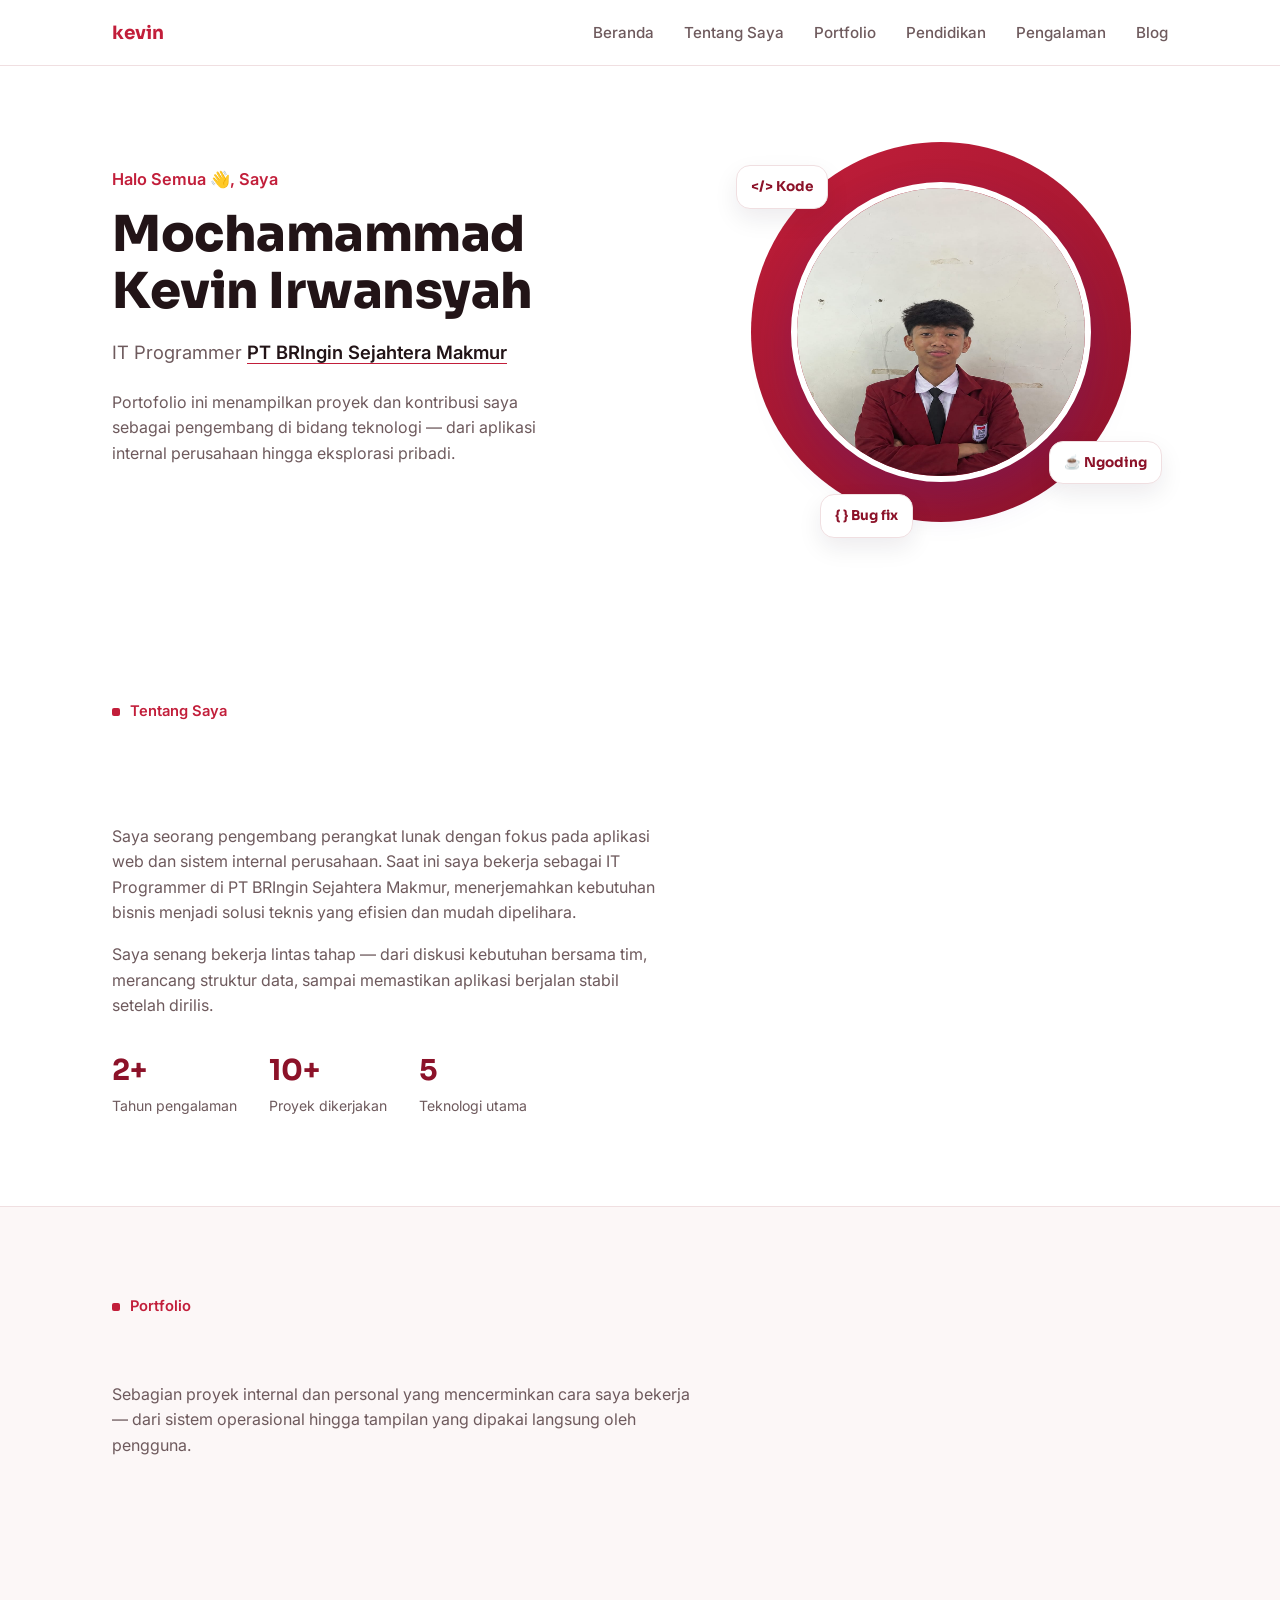
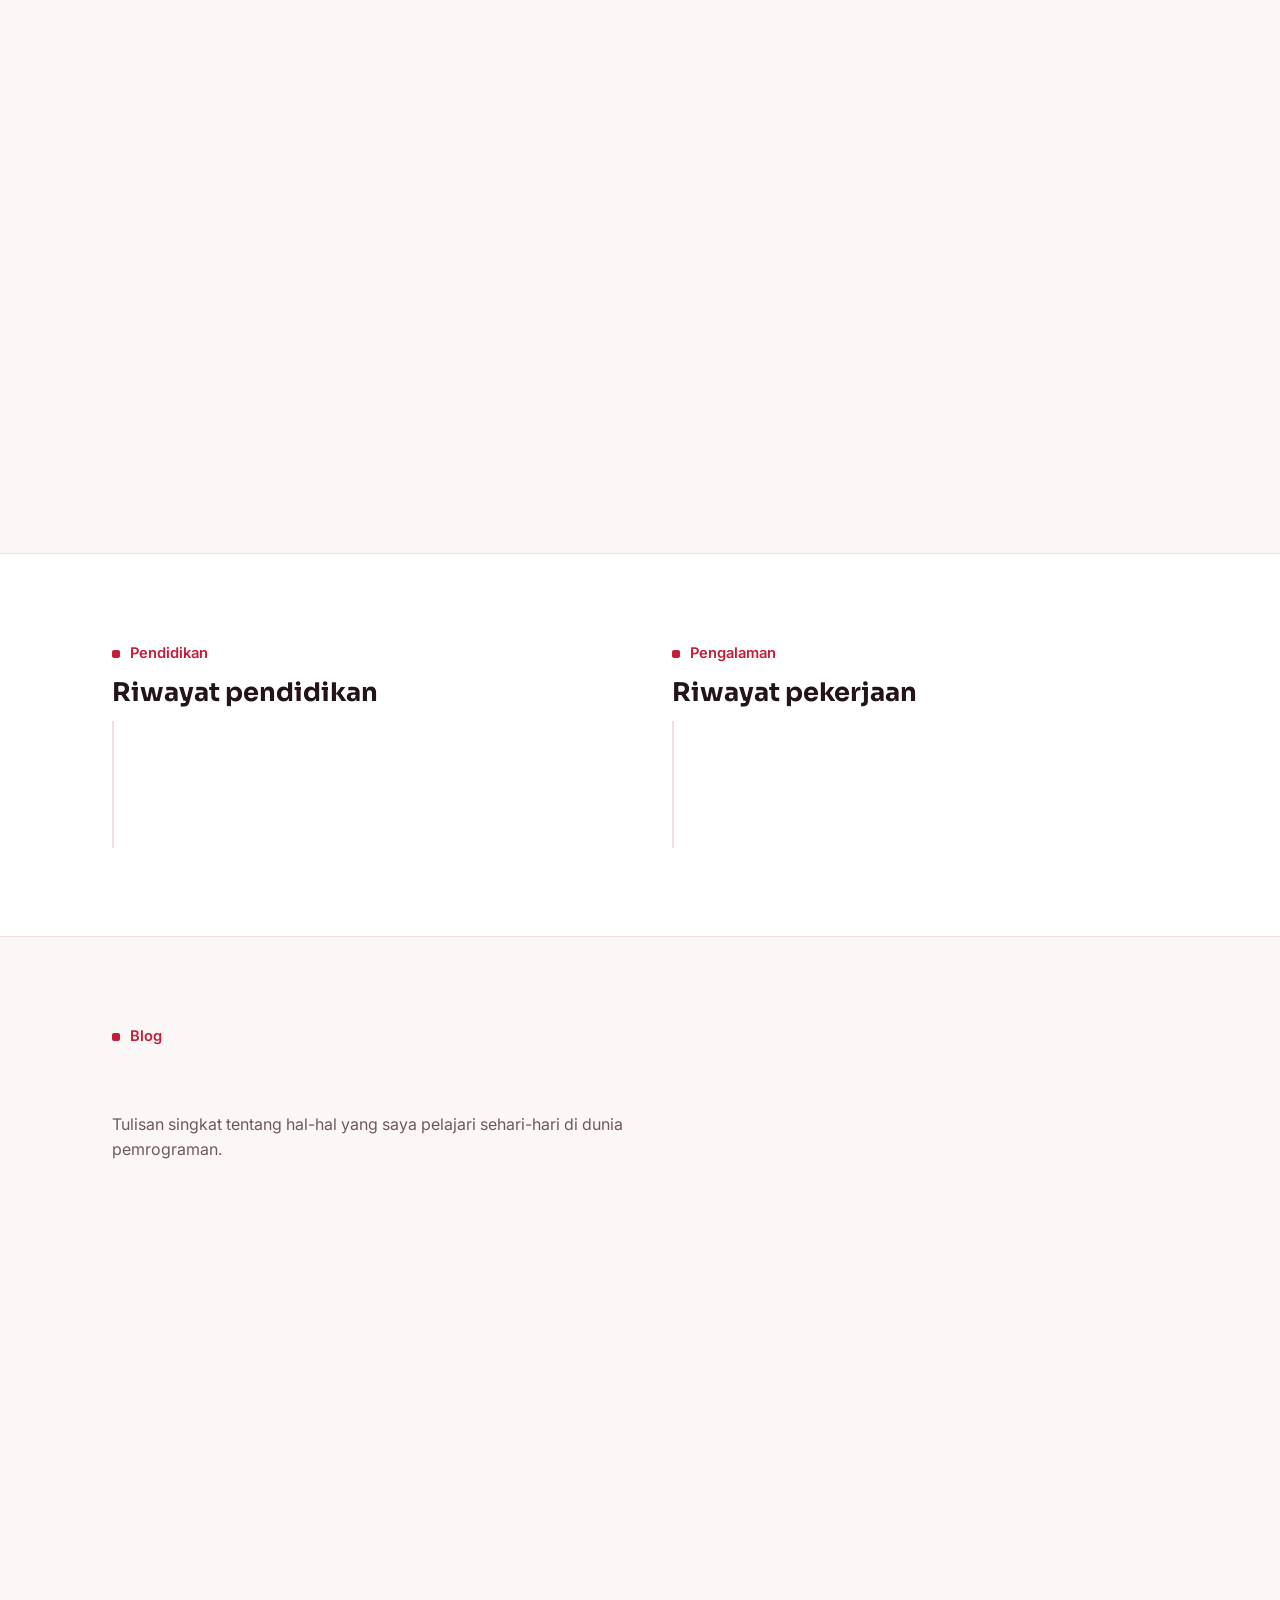
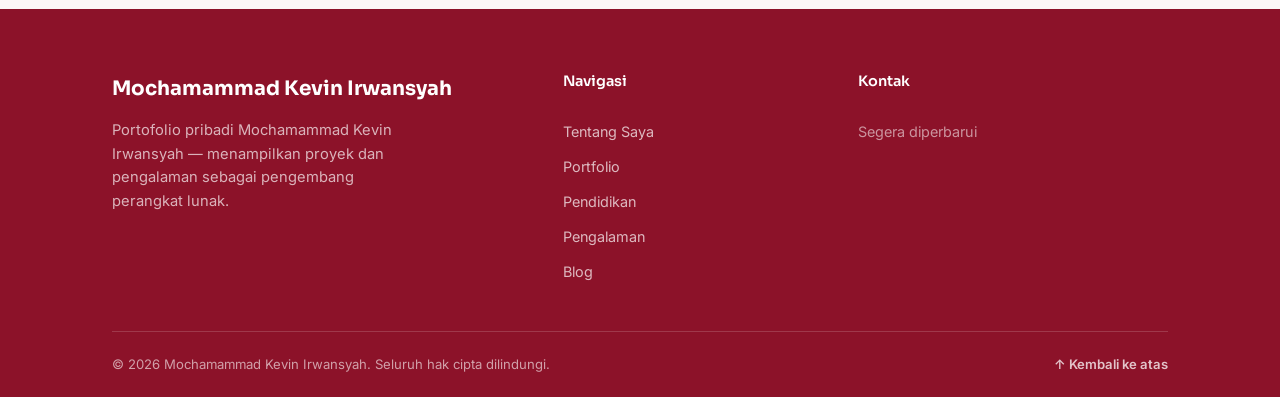
<file: index.html>
<!DOCTYPE html>
<html lang="id">
<head>
<meta charset="UTF-8">
<meta name="viewport" content="width=device-width, initial-scale=1.0">
<title>Mochamammad Kevin Irwansyah — Portfolio</title>
<link rel="preconnect" href="https://fonts.googleapis.com"> 
<link rel="preconnect" href="https://fonts.gstatic.com" crossorigin>
<link href="https://fonts.googleapis.com/css2?family=Sora:wght@400;500;600;700;800&family=Inter:wght@400;500;600&display=swap" rel="stylesheet">
<link rel="stylesheet" href="styles.css">
</head>
<body>
 
<header class="site-nav">
  <div class="nav-inner">
    <a class="logo" href="#beranda">kevin</a>
    <nav class="links" id="navLinks">
      <a href="#beranda">Beranda</a>
      <a href="#tentang">Tentang Saya</a>
      <a href="#portfolio">Portfolio</a>
      <a href="#pendidikan">Pendidikan</a>
      <a href="#pengalaman">Pengalaman</a>
      <a href="#blog">Blog</a>
    </nav>
    <button class="nav-toggle" id="navToggle" aria-label="Buka menu" aria-expanded="false">
      <span></span><span></span><span></span>
    </button>
  </div>
</header>
 
<section class="hero" id="beranda">
  <div class="wrap">
    <div class="hero-anim">
      <p class="hero-greeting">Halo Semua 👋, Saya</p>
      <h1>Mochamammad Kevin Irwansyah</h1>
      <p class="role">IT Programmer <span style="color:var(--ink); font-weight:600; border-bottom:1.5px solid var(--accent);">PT BRIngin Sejahtera Makmur</span></p>
      <p class="desc">Portofolio ini menampilkan proyek dan kontribusi saya sebagai pengembang di bidang teknologi — dari aplikasi internal perusahaan hingga eksplorasi pribadi.</p>
    </div>
    <div class="hero-visual hero-anim">
      <div class="blob">
        <img src="WhatsApp Image 2026-09-10 at 07.56.14.jpeg" alt="Mochamammad Kevin Irwansyah" class="avatar-ring">
        <div class="chip c1">&lt;/&gt; Kode</div>
        <div class="chip c2">☕ Ngoding</div>
        <div class="chip c3">{ } Bug fix</div>
      </div>
    </div>
  </div>
</section>
 
<section class="band" id="tentang">
  <div class="wrap">
    <div class="sec-label"><span class="dot"></span><span>Tentang Saya</span></div>
    <div class="about-grid">
      <div>
        <h2 class="sec-title reveal">Fokus pada solusi yang benar-benar dipakai</h2>
        <p>Saya seorang pengembang perangkat lunak dengan fokus pada aplikasi web dan sistem internal perusahaan. Saat ini saya bekerja sebagai IT Programmer di PT BRIngin Sejahtera Makmur, menerjemahkan kebutuhan bisnis menjadi solusi teknis yang efisien dan mudah dipelihara.</p>
        <p>Saya senang bekerja lintas tahap — dari diskusi kebutuhan bersama tim, merancang struktur data, sampai memastikan aplikasi berjalan stabil setelah dirilis.</p>
        <div class="stat-row">
          <div class="stat"><b>2+</b><span>Tahun pengalaman</span></div>
          <div class="stat"><b>10+</b><span>Proyek dikerjakan</span></div>
          <div class="stat"><b>5</b><span>Teknologi utama</span></div>
        </div>
      </div>
      <div class="skills-card reveal">
        <h3>Teknologi yang saya gunakan</h3>
        <div class="skills">
          <span class="skill-pill">JavaScript</span>
          <span class="skill-pill">PHP / Laravel</span>
          <span class="skill-pill">React</span>
          <span class="skill-pill">MySQL</span>
          <span class="skill-pill">REST API</span>
          <span class="skill-pill">Git</span>
          <span class="skill-pill">Tailwind CSS</span>
        </div>
      </div>
    </div>
  </div>
</section>
 
<section class="band soft" id="portfolio">
  <div class="wrap">
    <div class="sec-label"><span class="dot"></span><span>Portfolio</span></div>
    <h2 class="sec-title reveal">Proyek yang pernah saya kerjakan</h2>
    <p class="sec-desc">Sebagian proyek internal dan personal yang mencerminkan cara saya bekerja — dari sistem operasional hingga tampilan yang dipakai langsung oleh pengguna.</p>
    <div class="proj-grid">
      <div class="proj-card reveal">
        <div class="proj-icon">SK</div>
        <h3>Sistem Manajemen Klaim</h3>
        <p>Aplikasi internal untuk mengelola alur pengajuan dan verifikasi klaim, dibangun agar proses yang tadinya manual menjadi lebih terlacak.</p>
        <div class="tag-row"><span class="tag">Laravel</span><span class="tag">MySQL</span></div>
      </div>
      <div class="proj-card reveal">
        <div class="proj-icon">DM</div>
        <h3>Dashboard Monitoring Operasional</h3>
        <p>Dashboard untuk memantau data operasional cabang secara ringkas, membantu tim melihat tren tanpa membuka banyak laporan terpisah.</p>
        <div class="tag-row"><span class="tag">React</span><span class="tag">Chart.js</span></div>
      </div>
      <div class="proj-card reveal">
        <div class="proj-icon">CP</div>
        <h3>Company Profile Website</h3>
        <p>Website company profile yang responsif, dirancang agar mudah diperbarui oleh tim non-teknis.</p>
        <div class="tag-row"><span class="tag">HTML/CSS</span><span class="tag">JavaScript</span></div>
      </div>
      <div class="proj-card reveal">
        <div class="proj-icon">AB</div>
        <h3>Sistem Absensi Karyawan</h3>
        <p>Aplikasi absensi berbasis web dengan rekap laporan otomatis, menggantikan pencatatan manual di lapangan.</p>
        <div class="tag-row"><span class="tag">PHP</span><span class="tag">MySQL</span></div>
      </div>
    </div>
  </div>
</section>
 
<section class="band" id="pendidikan-pengalaman">
  <div class="wrap two-col">
    <div id="pendidikan">
      <div class="sec-label"><span class="dot"></span><span>Pendidikan</span></div>
      <h2 class="sec-title" style="font-size:1.6rem;">Riwayat pendidikan</h2>
      <div class="timeline">
        <div class="t-item reveal">
          <div class="t-date">20XX — Sekarang</div>
          <h3>SMK Telkom Sidoarjo</h3>
          <div class="t-org">Jurusan SIJA (Sistem Informasi Jaringan dan Aplikasi)</div>
          <p>Fokus pembelajaran pada pengembangan aplikasi, jaringan, dan sistem informasi.</p>
        </div>
      </div>
    </div>
    <div id="pengalaman">
      <div class="sec-label"><span class="dot"></span><span>Pengalaman</span></div>
      <h2 class="sec-title" style="font-size:1.6rem;">Riwayat pekerjaan</h2>
      <div class="timeline">
        <div class="t-item reveal">
          <div class="t-date">20XX — Sekarang</div>
          <h3>Software Developer</h3>
          <div class="t-org">DTP</div>
          <p>Mengembangkan dan memelihara aplikasi, berkoordinasi dengan tim untuk kebutuhan sistem.</p>
        </div>
      </div>
    </div>
  </div>
</section>
 
<section class="band soft" id="blog">
  <div class="wrap">
    <div class="sec-label"><span class="dot"></span><span>Blog</span></div>
    <h2 class="sec-title reveal">Catatan seputar pengembangan</h2>
    <p class="sec-desc">Tulisan singkat tentang hal-hal yang saya pelajari sehari-hari di dunia pemrograman.</p>
    <div class="blog-grid">
      <a class="blog-card reveal" href="#">
        <div class="blog-thumb"></div>
        <div class="blog-body">
          <span class="blog-date">12 Agustus 2026</span>
          <h3>Tips Optimasi Query MySQL untuk Aplikasi Skala Besar</h3>
          <p>Beberapa kebiasaan kecil yang berpengaruh besar pada performa query.</p>
          <span class="blog-read">Baca selengkapnya</span>
        </div>
      </a>
      <a class="blog-card reveal" href="#">
        <div class="blog-thumb"></div>
        <div class="blog-body">
          <span class="blog-date">2 Juli 2026</span>
          <h3>Membangun REST API dengan Laravel Sanctum</h3>
          <p>Catatan praktis mengamankan API untuk aplikasi internal.</p>
          <span class="blog-read">Baca selengkapnya</span>
        </div>
      </a>
      <a class="blog-card reveal" href="#">
        <div class="blog-thumb"></div>
        <div class="blog-body">
          <span class="blog-date">20 Mei 2026</span>
          <h3>Perjalanan Saya Menjadi IT Programmer</h3>
          <p>Cerita singkat tentang awal mula dan pelajaran di sepanjang jalan.</p>
          <span class="blog-read">Baca selengkapnya</span>
        </div>
      </a>
    </div>
  </div>
</section>
 
<footer>
  <div class="wrap">
    <div class="foot-top">
      <div class="foot-brand">
        <span class="logo">Mochamammad Kevin Irwansyah</span>
        <p>Portofolio pribadi Mochamammad Kevin Irwansyah — menampilkan proyek dan pengalaman sebagai pengembang perangkat lunak.</p>
      </div>
      <div class="foot-col">
        <h4>Navigasi</h4>
        <a href="#tentang">Tentang Saya</a>
        <a href="#portfolio">Portfolio</a>
        <a href="#pendidikan">Pendidikan</a>
        <a href="#pengalaman">Pengalaman</a>
        <a href="#blog">Blog</a>
      </div>
      <div class="foot-col">
        <h4>Kontak</h4>
        <span style="color:rgba(255,255,255,0.55); font-size:0.9rem;">Segera diperbarui</span>
      </div>
    </div>
    <div class="foot-bottom">
      <p>© 2026 Mochamammad Kevin Irwansyah. Seluruh hak cipta dilindungi.</p>
      <a class="back-top" href="#beranda">↑ Kembali ke atas</a>
    </div>
  </div>
</footer>
 
<script>
  const toggle = document.getElementById('navToggle');
  const links = document.getElementById('navLinks');
  toggle.addEventListener('click', () => {
    const open = links.classList.toggle('open');
    toggle.setAttribute('aria-expanded', open);
  });
  links.querySelectorAll('a').forEach(a => a.addEventListener('click', () => {
    links.classList.remove('open');
    toggle.setAttribute('aria-expanded', 'false');
  }));
</script>
 
</body>
</html>
</file>
<file: styles.css>
:root{
    --bg:#ffffff;
    --bg-soft:#FCF7F7;
    --ink:#221417;
    --ink-soft:#6E5A5D;
    --ink-faint:#A38C8F;
    --accent:#C21E3A;
    --accent-dark:#8C1229;
    --accent-soft:#FBEAEC;
    --line:#F0DFE1;
    --max:1120px;
  }
  *{box-sizing:border-box; margin:0; padding:0;}
  html{scroll-behavior:smooth;}
  body{
    font-family:'Inter', sans-serif;
    color:var(--ink);
    background:var(--bg);
    line-height:1.6;
    -webkit-font-smoothing:antialiased;
  }
  h1,h2,h3,h4{font-family:'Sora', sans-serif; color:var(--ink); line-height:1.15;}
  a{color:inherit; text-decoration:none;}
  img{max-width:100%; display:block;}
  .wrap{max-width:var(--max); margin:0 auto; padding:0 32px;}
  section{scroll-margin-top:84px;}

  :focus-visible{outline:2px solid var(--accent); outline-offset:3px;}

  /* ---------- NAV ---------- */
  header.site-nav{
    position:sticky; top:0; z-index:50;
    background:rgba(255,255,255,0.88);
    backdrop-filter:blur(10px);
    border-bottom:1px solid var(--line);
  }
  .nav-inner{
    max-width:var(--max); margin:0 auto; padding:18px 32px;
    display:flex; align-items:center; justify-content:space-between;
  }
  .logo{font-family:'Sora',sans-serif; font-weight:700; font-size:1.15rem; color:var(--accent);}
  nav.links{display:flex; gap:30px;}
  nav.links a{font-size:0.95rem; font-weight:500; color:var(--ink-soft); transition:color .15s;}
  nav.links a:hover{color:var(--accent);}
  .nav-toggle{display:none; background:none; border:none; cursor:pointer; padding:6px;}
  .nav-toggle span{display:block; width:22px; height:2px; background:var(--ink); margin:5px 0; transition:.2s;}

  /* ---------- HERO ---------- */
  .hero{padding:76px 0 90px;}
  .hero .wrap{display:grid; grid-template-columns:1.1fr 0.9fr; gap:48px; align-items:center;}
  .hero-greeting{color:var(--accent); font-weight:600; margin-bottom:14px; font-size:1.02rem;}
  .hero h1{font-size:3.1rem; font-weight:800; letter-spacing:-0.01em; margin-bottom:18px;}
  .hero .role{font-size:1.15rem; color:var(--ink-soft); margin-bottom:22px;}
  .hero .role a{color:var(--ink); font-weight:600; border-bottom:1.5px solid var(--accent);}
  .hero p.desc{color:var(--ink-soft); max-width:46ch; margin-bottom:32px;}
  .btn{
    display:inline-flex; align-items:center; gap:8px;
    background:var(--accent); color:#fff; font-weight:600;
    padding:14px 28px; border-radius:999px; border:none; cursor:pointer;
    font-size:0.98rem; transition:background .15s, transform .15s;
  }
  .btn:hover{background:var(--accent-dark); transform:translateY(-1px);}
  .btn.ghost{background:transparent; color:var(--accent); border:1.5px solid var(--accent);}
  .btn.ghost:hover{background:var(--accent-soft);}

  .hero-visual{position:relative; display:flex; justify-content:center; align-items:center;}
  .blob{
    width:380px; height:380px; border-radius:50%;
    background:linear-gradient(150deg, var(--accent) 0%, var(--accent-dark) 100%);
    display:flex; align-items:center; justify-content:center;
    position:relative; overflow:visible;
  }
  .avatar-ring{
    width:300px; height:300px; border-radius:50%;
    background:var(--bg-soft);
    display:flex; align-items:center; justify-content:center;
    font-family:'Sora',sans-serif; font-weight:800; font-size:5rem; color:var(--accent);
    border:6px solid #fff;
    box-shadow:0 18px 40px rgba(76,29,149,0.25);
  }
  .chip{
    position:absolute; background:#fff; border:1px solid var(--line);
    border-radius:14px; padding:10px 14px; font-family:'Sora',sans-serif;
    font-weight:700; font-size:0.85rem; color:var(--accent-dark);
    box-shadow:0 10px 24px rgba(22,18,37,0.08);
  }
  .chip.c1{top:6%; left:-4%;}
  .chip.c2{bottom:10%; right:-8%;}
  .chip.c3{bottom:-4%; left:18%;}

  @keyframes rise{
    from{opacity:0; transform:translateY(16px);}
    to{opacity:1; transform:translateY(0);}
  }
  .hero-anim > *{animation:rise .7s ease both;}
  .hero-anim > *:nth-child(2){animation-delay:.08s;}
  .hero-anim > *:nth-child(3){animation-delay:.16s;}
  .hero-anim > *:nth-child(4){animation-delay:.24s;}
  .hero-anim > *:nth-child(5){animation-delay:.32s;}
  @media (prefers-reduced-motion: reduce){
    .hero-anim > *{animation:none;}
    html{scroll-behavior:auto;}
  }

  /* ---------- CSS-only scroll reveal (no JS) ---------- */
  @keyframes reveal-up{
    from{opacity:0; transform:translateY(28px);}
    to{opacity:1; transform:translateY(0);}
  }
  @supports (animation-timeline: view()){
    .reveal{
      opacity:0;
      animation:reveal-up linear both;
      animation-timeline:view();
      animation-range:entry 0% cover 28%;
    }
    @media (prefers-reduced-motion: reduce){
      .reveal{opacity:1; animation:none;}
    }
  }

  /* ---------- CSS-only press feedback (no JS) ---------- */
  .btn, .chip, .skill-pill, .proj-card, .blog-card, .t-item, nav.links a{
    transition:transform .15s ease, box-shadow .15s ease, background .15s ease, border-color .15s ease;
  }
  .btn:active{transform:scale(0.95);}
  .chip:active, .skill-pill:active{transform:scale(0.93);}
  .proj-card:active, .blog-card:active{transform:scale(0.98);}
  .proj-card:hover, .blog-card:hover{
    box-shadow:0 16px 32px rgba(140,18,41,0.08);
    border-color:var(--accent-soft);
  }
  nav.links a:active{transform:scale(0.93); display:inline-block;}

  /* ---------- SECTION HEADER ---------- */
  .sec-label{display:flex; align-items:center; gap:10px; margin-bottom:12px;}
  .sec-label .dot{width:8px; height:8px; border-radius:2px; background:var(--accent);}
  .sec-label span{font-weight:600; color:var(--accent); font-size:0.92rem;}
  .sec-title{font-size:2rem; font-weight:700; margin-bottom:14px;}
  .sec-desc{color:var(--ink-soft); max-width:58ch; margin-bottom:44px;}

  section.band{padding:88px 0;}
  section.band.soft{background:var(--bg-soft);}
  section.band + section.band{border-top:1px solid var(--line);}

  /* ---------- TENTANG ---------- */
  .about-grid{display:grid; grid-template-columns:1.1fr 0.9fr; gap:56px; align-items:start;}
  .about-grid p{color:var(--ink-soft); margin-bottom:16px; max-width:58ch;}
  .stat-row{display:flex; gap:32px; margin-top:28px;}
  .stat b{display:block; font-family:'Sora',sans-serif; font-size:1.8rem; color:var(--accent-dark);}
  .stat span{color:var(--ink-soft); font-size:0.88rem;}
  .skills{display:flex; flex-wrap:wrap; gap:10px;}
  .skill-pill{
    background:#fff; border:1px solid var(--line); padding:9px 16px;
    border-radius:10px; font-size:0.88rem; font-weight:600; color:var(--ink);
  }
  .skills-card{background:#fff; border:1px solid var(--line); border-radius:16px; padding:28px;}
  .skills-card h3{font-size:1.05rem; margin-bottom:16px;}

  /* ---------- PORTFOLIO ---------- */
  .proj-grid{display:grid; grid-template-columns:repeat(2,1fr); gap:24px;}
  .proj-card{
    background:#fff; border:1px solid var(--line); border-radius:18px;
    padding:30px; display:flex; flex-direction:column; gap:14px;
  }
  .proj-icon{
    width:46px; height:46px; border-radius:12px; background:var(--accent-soft);
    color:var(--accent-dark); display:flex; align-items:center; justify-content:center;
    font-family:'Sora',sans-serif; font-weight:700;
  }
  .proj-card h3{font-size:1.15rem;}
  .proj-card p{color:var(--ink-soft); font-size:0.94rem;}
  .tag-row{display:flex; flex-wrap:wrap; gap:8px; margin-top:auto; padding-top:8px;}
  .tag{font-size:0.78rem; color:var(--accent-dark); background:var(--accent-soft); padding:5px 10px; border-radius:7px; font-weight:600;}

  /* ---------- TIMELINE (Pendidikan / Pengalaman) ---------- */
  .timeline{position:relative; padding-left:28px; border-left:2px solid var(--line);}
  .t-item{position:relative; padding-bottom:36px;}
  .t-item:last-child{padding-bottom:0;}
  .t-item::before{
    content:''; position:absolute; left:-34px; top:4px;
    width:12px; height:12px; border-radius:50%; background:var(--accent);
    border:3px solid var(--bg-soft);
  }
  .t-date{font-size:0.85rem; font-weight:700; color:var(--accent-dark); margin-bottom:4px;}
  .t-item h3{font-size:1.08rem; margin-bottom:3px;}
  .t-org{color:var(--ink-soft); font-size:0.92rem; margin-bottom:8px;}
  .t-item p{color:var(--ink-soft); font-size:0.92rem; max-width:56ch;}

  .two-col{display:grid; grid-template-columns:1fr 1fr; gap:64px;}

  /* ---------- BLOG ---------- */
  .blog-grid{display:grid; grid-template-columns:repeat(3,1fr); gap:24px;}
  .blog-card{border:1px solid var(--line); border-radius:16px; overflow:hidden; background:#fff; display:flex; flex-direction:column;}
  .blog-thumb{height:120px; background:linear-gradient(135deg, var(--accent-soft), #fff);}
  .blog-body{padding:22px; display:flex; flex-direction:column; gap:8px; flex:1;}
  .blog-date{font-size:0.78rem; color:var(--ink-faint); font-weight:600;}
  .blog-card h3{font-size:1.02rem;}
  .blog-card p{color:var(--ink-soft); font-size:0.88rem;}
  .blog-read{margin-top:auto; font-size:0.86rem; font-weight:700; color:var(--accent);}

  /* ---------- KONTAK ---------- */
  .contact-grid{display:grid; grid-template-columns:0.85fr 1.15fr; gap:56px;}
  .contact-info .row{display:flex; gap:14px; margin-bottom:20px; align-items:flex-start;}
  .contact-info .icon{
    width:38px; height:38px; border-radius:10px; background:var(--accent-soft);
    color:var(--accent-dark); display:flex; align-items:center; justify-content:center; flex-shrink:0;
  }
  .contact-info b{display:block; font-size:0.9rem;}
  .contact-info span{color:var(--ink-soft); font-size:0.9rem;}
  form.contact-form{display:flex; flex-direction:column; gap:16px;}
  .field label{display:block; font-size:0.85rem; font-weight:600; margin-bottom:6px;}
  .field input, .field textarea{
    width:100%; border:1px solid var(--line); border-radius:10px; padding:13px 14px;
    font-family:inherit; font-size:0.94rem; background:#fff; color:var(--ink);
  }
  .field input:focus, .field textarea:focus{border-color:var(--accent);}
  .field textarea{resize:vertical; min-height:110px;}

  /* ---------- FOOTER ---------- */
  footer{background:var(--accent-dark); color:#fff; padding:64px 0 0; margin-top:0;}
  .foot-top{
    display:grid; grid-template-columns:1.3fr 0.8fr 1fr; gap:48px;
    padding-bottom:48px;
  }
  .foot-brand .logo{color:#fff; font-size:1.25rem; display:block; margin-bottom:14px;}
  .foot-brand p{color:rgba(255,255,255,0.68); font-size:0.92rem; max-width:34ch;}
  footer h4{color:#fff; font-size:0.9rem; margin-bottom:18px; font-weight:600;}
  .foot-col{display:flex; flex-direction:column; gap:12px;}
  .foot-col a{color:rgba(255,255,255,0.7); font-size:0.9rem; transition:color .15s;}
  .foot-col a:hover{color:#fff;}
  .foot-bottom{
    border-top:1px solid rgba(255,255,255,0.16);
    padding:22px 0; display:flex; justify-content:space-between;
    align-items:center; flex-wrap:wrap; gap:12px;
  }
  .foot-bottom p{color:rgba(255,255,255,0.6); font-size:0.82rem;}
  .back-top{color:rgba(255,255,255,0.75); font-size:0.82rem; font-weight:600; display:inline-flex; align-items:center; gap:6px;}
  .back-top:hover{color:#fff;}

  /* ---------- RESPONSIVE ---------- */
  @media (max-width:880px){
    .hero .wrap{grid-template-columns:1fr; text-align:left;}
    .hero-visual{order:-1; margin-bottom:8px;}
    .blob{width:260px; height:260px;}
    .avatar-ring{width:200px; height:200px; font-size:3.4rem;}
    .about-grid, .two-col, .contact-grid{grid-template-columns:1fr; gap:36px;}
    .foot-top{grid-template-columns:1fr; gap:32px;}
    .proj-grid{grid-template-columns:1fr;}
    .blog-grid{grid-template-columns:1fr;}
    nav.links{
      position:absolute; top:100%; left:0; right:0; background:#fff;
      flex-direction:column; padding:18px 32px; gap:16px; border-bottom:1px solid var(--line);
      display:none;
    }
    nav.links.open{display:flex;}
    .nav-toggle{display:block;}
    .hero h1{font-size:2.2rem;}
  }

  @media (max-width:480px){
    .wrap{padding:0 20px;}
    .nav-inner{padding:14px 20px;}
    .hero{padding:48px 0 56px;}
    .hero h1{font-size:1.8rem;}
    .hero .role{font-size:1rem;}
    .blob{width:200px; height:200px;}
    .avatar-ring{width:150px; height:150px; font-size:2.4rem; border-width:4px;}
    .chip{padding:7px 10px; font-size:0.72rem; border-radius:10px;}
    .chip.c1{left:-2%;}
    .chip.c2{right:-4%;}
    .chip.c3{left:8%;}
    .sec-title{font-size:1.5rem;}
    section.band{padding:56px 0;}
    .stat-row{flex-wrap:wrap; gap:20px;}
    .proj-card, .blog-body, .skills-card{padding:20px;}
  }
</file>
